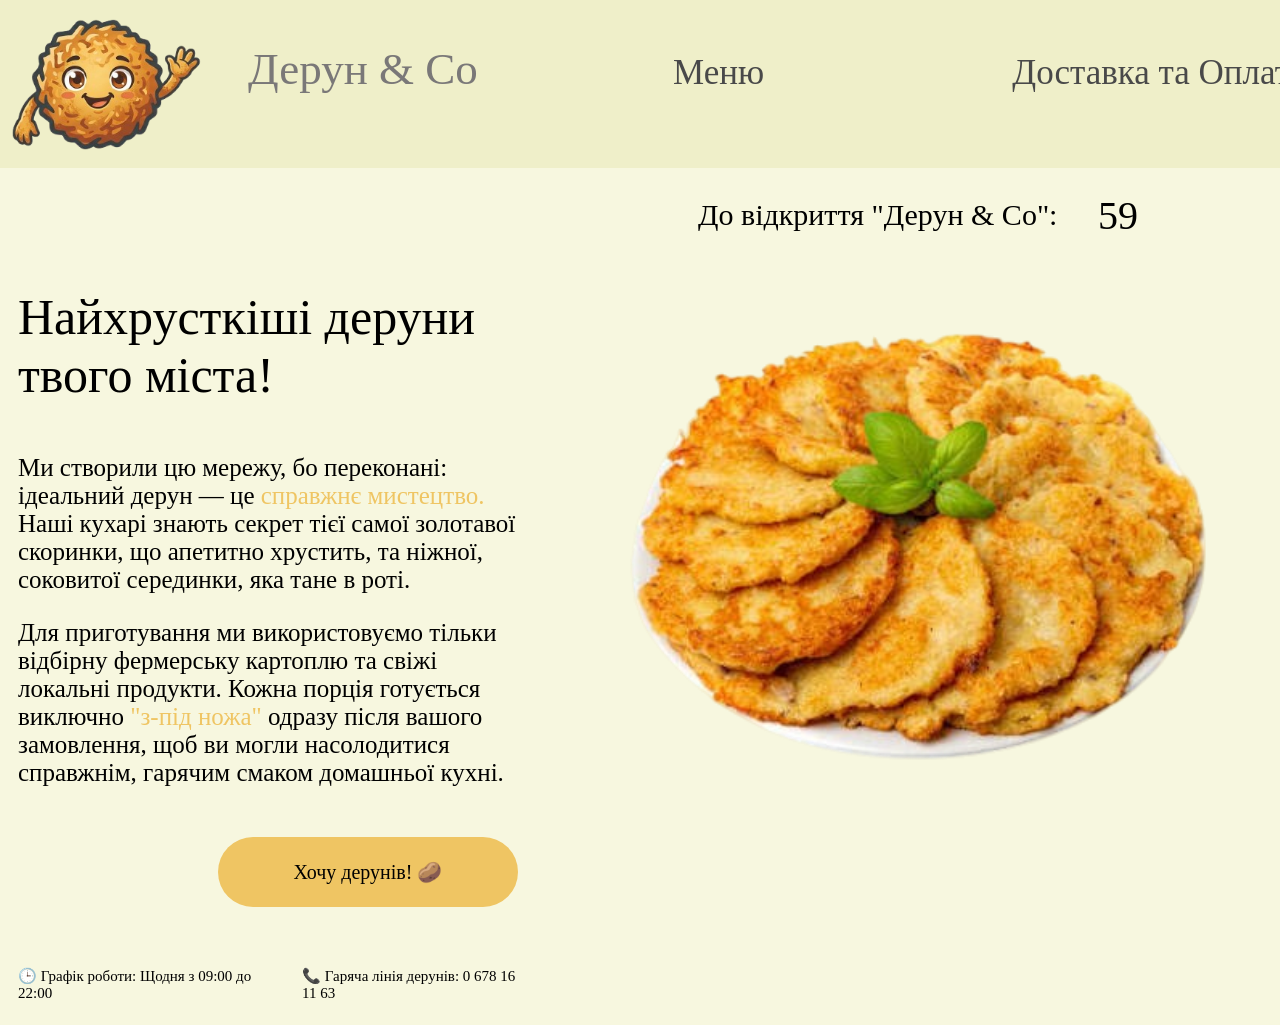
<file: index.html>
<!doctype html>
<html lang="en">
  <head>
    <meta charset="UTF-8" />
    <meta name="viewport" content="width=device-width, initial-scale=1.0" />
    <title>Дерун & Co</title>
    <link rel="stylesheet" href="style.css" />
  </head>
  <body>
    <header>
      <div class="header-container">
        <div class="header-container-logo">
          <img
            src="./derun-removebg-preview.png"
            alt=""
            class="header-container-logo-img"
          />
        </div>
        <div class="header-container-title">
          <p class="header-container-title-text">Дерун & Co</p>
        </div>
        <div class="header-container-sections">
          <div class="header-container-sections-menu">
            <a href="./menu.html" class="header-container-sections-menu-h2"
              >Меню</a
            >
            <a
              href="./delivery-pay.html"
              class="header-container-sections-menu-h2"
            >
              Доставка та Оплата
            </a>
            <a
              href="./index.html"
              class="header-container-sections-menu-h2 header-container-sections-menu-h2-active"
              >Про нас</a
            >
          </div>
        </div>
      </div>
    </header>
    <main>
      <div class="main-container">
        <div class="main-container-left">
          <p class="main-container-left-title">
            Найхрусткіші деруни твого міста!
          </p>

          <div class="main-container-left-desc">
            <p class="main-container-left-desc-text">
              Ми створили цю мережу, бо переконані: ідеальний дерун — це
              <span class="art">справжнє мистецтво.</span> Наші кухарі знають
              секрет тієї самої золотавої скоринки, що апетитно хрустить, та
              ніжної, соковитої серединки, яка тане в роті.
            </p>
            <p class="main-container-left-desc-text">
              Для приготування ми використовуємо тільки відбірну фермерську
              картоплю та свіжі локальні продукти. Кожна порція готується
              виключно <span class="art">"з-під ножа"</span> одразу після вашого
              замовлення, щоб ви могли насолодитися справжнім, гарячим смаком
              домашньої кухні.
            </p>
          </div>
          <a href="./menu.html" class="main-container-left-link"
            ><button class="main-container-left-link-btn">
              Хочу дерунів! 🥔
            </button></a
          >
          <div class="main-container-left-contacts">
            <p class="main-container-left-contacts-time">
              🕒 Графік роботи: Щодня з 09:00 до 22:00
            </p>
            <p class="main-container-left-contacts-number">
              📞 Гаряча лінія дерунів: 0 678 16 11 63
            </p>
          </div>
        </div>
        <div class="main-container-right">
          <div class="main-container-right-timer">
            <p class="main-container-right-timer-text">До відкриття "Дерун & Co":</p>
            <p class="main-container-right-timer-hour">59</p>
          </div>
          <img src="./деруни-фон.png" alt="" class="main-container-right-img" />
        </div>
      </div>
    </main>
    <script src="./script.js"></script>
  </body>
</html>
</file>
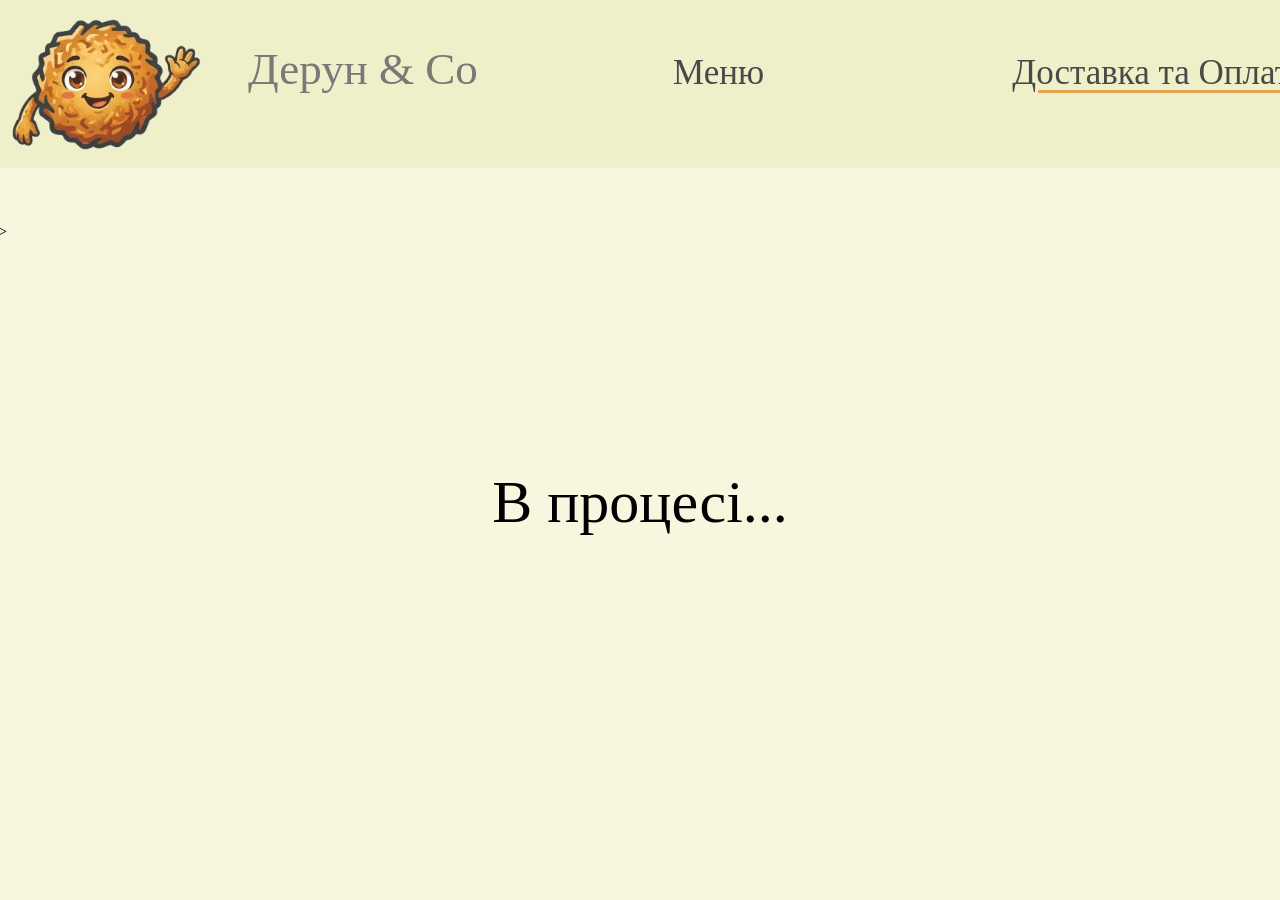
<file: delivery-pay.html>
<!doctype html>
<html lang="en">
  <head>
    <meta charset="UTF-8" />
    <meta name="viewport" content="width=device-width, initial-scale=1.0" />
    <title>Document</title>
    <link rel="stylesheet" href="./delivery.css">
  </head>
  <body>
    <header>
      <div class="header-container">
        <div class="header-container-logo">
          <img
            src="./derun-removebg-preview.png"
            alt=""
            class="header-container-logo-img"
          />
        </div>
        <div class="header-container-title">
          <p class="header-container-title-text">Дерун & Co</p>
        </div>
                <div class="header-container-sections">
          <div class="header-container-sections-menu">
            <a
              href="./menu.html"
              class="header-container-sections-menu-h2"
              >Меню</a
            >
            <a
              href="./delivery-pay.html"
              class="header-container-sections-menu-h2 header-container-sections-menu-h2-active"
              >Доставка та Оплата</a
            >
            <a href="./index.html" class="header-container-sections-menu-h2"
              >Про нас</a
            >
          </div>
        </div>
            >
          </div>
        </div>
      </div>
    </header>
    <main>
      <p class="technicalW">В процесі...</p>
    </main>
  </body>
</html>
</file>
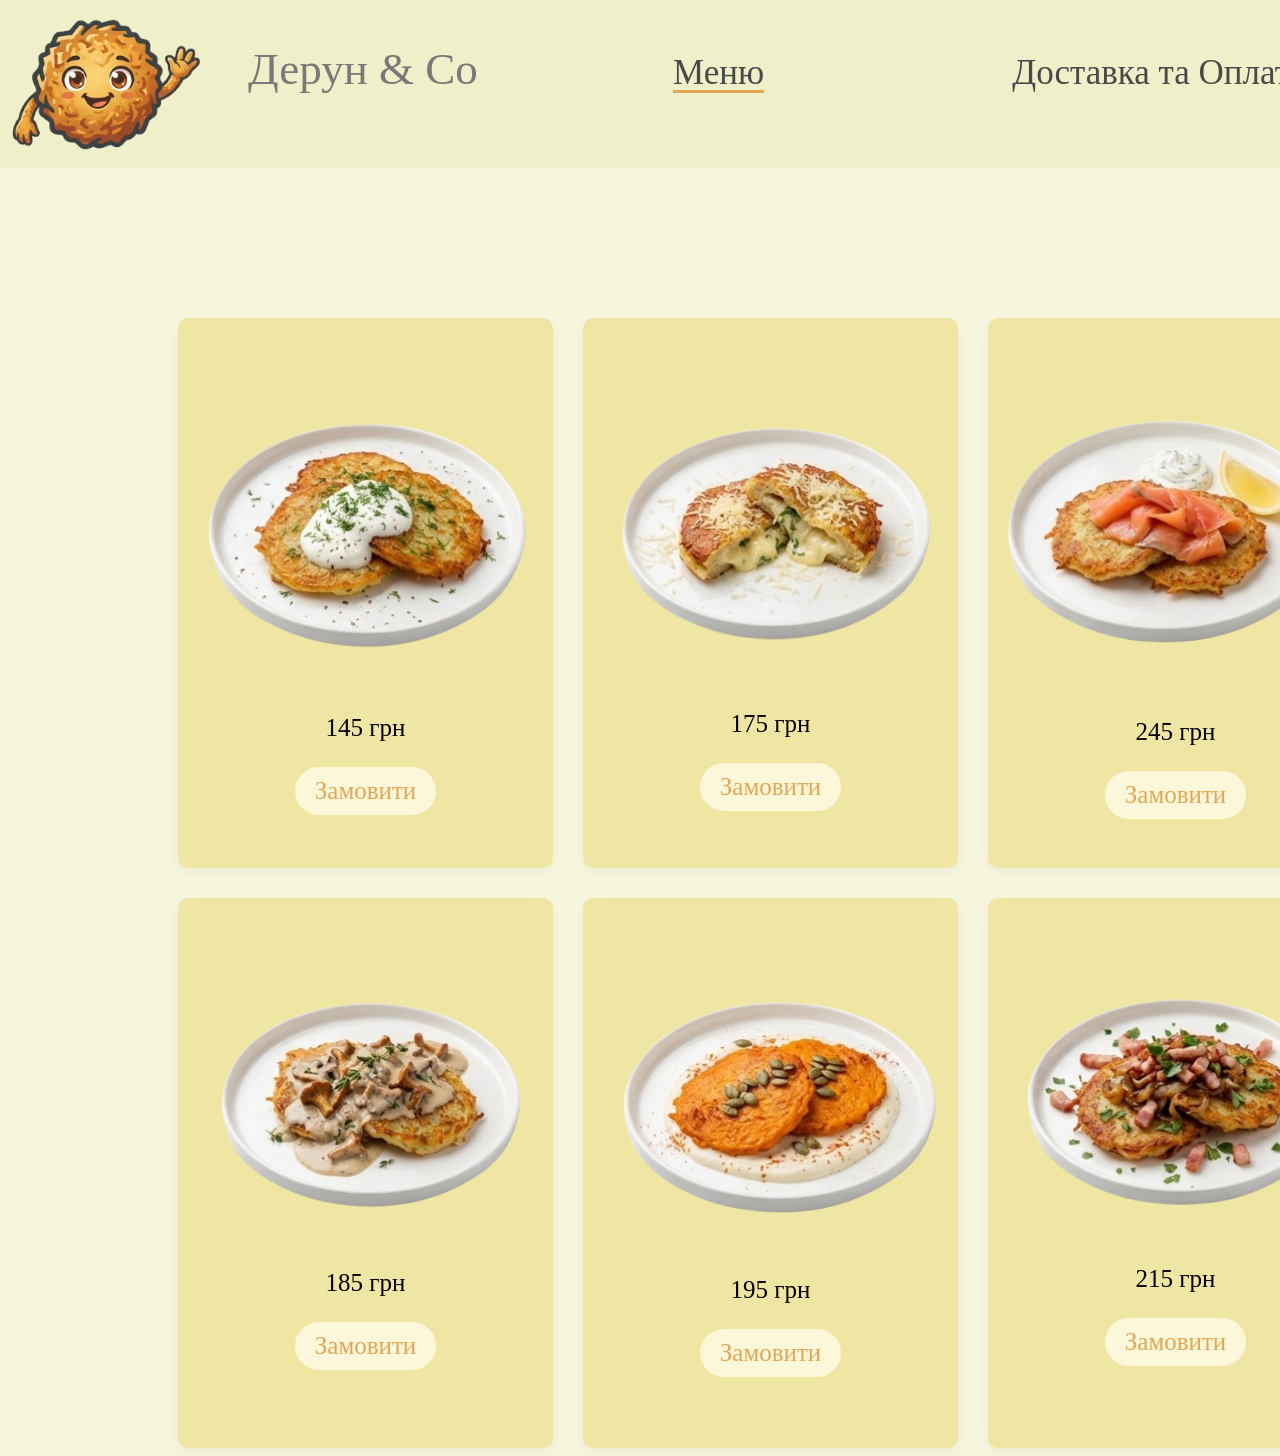
<file: menu.html>
<!doctype html>
<html lang="en">
  <head>
    <meta charset="UTF-8" />
    <meta name="viewport" content="width=device-width, initial-scale=1.0" />
    <title>Дерун & Co</title>
    <link rel="stylesheet" href="./menu.css" />
  </head>
  <body>
    <header>
      <div class="header-container">
        <div class="header-container-logo">
          <img
            src="./derun-removebg-preview.png"
            alt=""
            class="header-container-logo-img"
          />
        </div>
        <div class="header-container-title">
          <p class="header-container-title-text">Дерун & Co</p>
        </div>
        <div class="header-container-sections">
          <div class="header-container-sections-menu">
            <a
              href="./menu.html"
              class="header-container-sections-menu-h2 header-container-sections-menu-h2-active"
              >Меню</a
            >
            <a
              href="./delivery-pay.html"
              class="header-container-sections-menu-h2"
              >Доставка та Оплата</a
            >
            <a href="./index.html" class="header-container-sections-menu-h2"
              >Про нас</a
            >
          </div>
        </div>
      </div>
    </header>
    <main>
      <div class="main-container">
        <div class="main-container-cards">
          <div class="main-container-cards-card">
            <img src="./classic.png" alt="" class="main-container-cards-card-img">
            <div class="main-container-cards-card-buybox">
              <span class="main-container-cards-card-buybox-price"
                >145 грн</span
              >
              <a href="./delivery-pay.html" class="main-container-cards-card-buybox-btn"
                >Замовити</a
              >
            </div>
          </div>
          <div class="main-container-cards-card">
            <img src="./chesse.png" alt="" class="main-container-cards-card-img">
            <div class="main-container-cards-card-buybox">
              <span class="main-container-cards-card-buybox-price"
                >175 грн</span
              >
              <a href="./delivery-pay.html" class="main-container-cards-card-buybox-btn"
                >Замовити</a
              >
            </div>
          </div>
          <div class="main-container-cards-card">
            <img src="./fish.png" alt="" class="main-container-cards-card-img">
            <div class="main-container-cards-card-buybox">
              <span class="main-container-cards-card-buybox-price"
                >245 грн</span
              >
              <a href="./delivery-pay.html" class="main-container-cards-card-buybox-btn"
                >Замовити</a
              >
            </div>
          </div>
          <div class="main-container-cards-card">
            <img src="./mushrooms.png" alt="" class="main-container-cards-card-img">
            <div class="main-container-cards-card-buybox">
              <span class="main-container-cards-card-buybox-price"
                >185 грн</span
              >
              <a href="./delivery-pay.html" class="main-container-cards-card-buybox-btn"
                >Замовити</a
              >
            </div>
          </div>
          <div class="main-container-cards-card">
            <img src="./batat.png" alt="" class="main-container-cards-card-img">
            <div class="main-container-cards-card-buybox">
              <span class="main-container-cards-card-buybox-price"
                >195 грн</span
              >
              <a href="./delivery-pay.html" class="main-container-cards-card-buybox-btn"
                >Замовити</a
              >
            </div>
          </div>
          <div class="main-container-cards-card">
            <img src="./kosaks.png" alt="" class="main-container-cards-card-img">
            <div class="main-container-cards-card-buybox">
              <span class="main-container-cards-card-buybox-price"
                >215 грн</span
              >
              <a href="./delivery-pay.html" class="main-container-cards-card-buybox-btn"
                >Замовити</a
              >
            </div>
          </div>
        </div>
      </div>
    </main>
  </body>
</html>
</file>
<file: style.css>
*{
    font-family: Brush Script MT, Brush Script Std, cursive;
}

body{
    background: #f7f7df;
    overflow: hidden;
}

.header-container {
    background: #efefc9;
    height: 170px;
    width: 1925px;
    margin-left: -10px;
    margin-top: -10px;

}

.header-container-logo {
    height: 170px;
    width: 200px;
}

.header-container-logo-img {
    width: 500px;
    height: auto;
    margin-top: -50px;
    margin-left: -150px;
    
}

.header-container-title {
    width: 300px;
    height: 170px;
    margin-top: -215px;
    margin-left: 200px;
    
}

.header-container-title-text {
    color: rgb(122, 120, 120);
    font-size: 45px;
    padding-top: 45px;
    padding-left: 50px;
    cursor: pointer;
    
}


.header-container-sections {
    height: 170px;
    margin-top: -170px;

}

.header-container-sections-menu {
    display: flex;
    justify-content: space-between;
    max-width: 1000px; 
    margin: 0 auto; 
    margin-top: 55px;
    margin-right: 250px;
}

.header-container-sections-menu-h2 {
    color: rgb(73, 73, 73);
    font-size: 35px;
    text-decoration: none;
}

.header-container-sections-menu-h2-active {
    text-decoration: underline; 
    text-underline-offset: 6px; 
    text-decoration-color: #e3a655; 
    text-decoration-thickness: 3px; 
}

.main-container {
    display: flex;
    justify-content: space-between; 
    
}

.main-container-left {
    margin-top: 150px;
    margin-left: 10px;
    width: 1000px;
}

.main-container-left-title {
    font-size: 50px;
    margin-top: -30px;
}

.main-container-left-desc {
    font-size: 25px;
    max-width: 820px;
}

.art{
    color: #efc563;
}

.main-container-left-contacts{
     font-size: 15px;
     display: flex;
     gap: 50px;
     margin-top: 45px;
}

.main-container-left-link-btn{
    font-size: 20px;
    width: 300px;
    height: 70px;
    border-radius:  100px;
    border: none;
    background: #efc563;
    margin-left: 200px;
    margin-top: 25px;
    cursor: pointer;
}

.main-container-right-img{
    width: 800px;
    height: auto;
    margin-top: -75px;
}

.main-container-right-timer-text{
    font-size: 30px;
}

.main-container-right-timer-hour{
    margin-left: 400px;
    margin-top: -70px;
}

.main-container-right-timer{
    margin-left: 180px;
}
</file>
<file: delivery.css>
*{
    font-family: Brush Script MT, Brush Script Std, cursive;
}

body{
    background: #f7f7df;
    overflow: hidden;
}

.header-container {
    background: #efefc9;
    height: 170px;
    width: 1925px;
    margin-left: -10px;
    margin-top: -10px;

}

.header-container-logo {
    height: 170px;
    width: 200px;
}

.header-container-logo-img {
    width: 500px;
    height: auto;
    margin-top: -50px;
    margin-left: -150px;
    
}

.header-container-title {
    width: 300px;
    height: 170px;
    margin-top: -215px;
    margin-left: 200px;
    
}

.header-container-title-text {
    color: rgb(122, 120, 120);
    font-size: 45px;
    padding-top: 45px;
    padding-left: 50px;
    cursor: pointer;
    
}


.header-container-sections {
    height: 170px;
    margin-top: -170px;

}

.header-container-sections-menu {
    display: flex;
    justify-content: space-between;
    max-width: 1000px; 
    margin: 0 auto; 
    margin-top: 55px;
    margin-right: 250px;
}

.header-container-sections-menu-h2 {
    color: rgb(73, 73, 73);
    font-size: 35px;
    text-decoration: none;
}

.header-container-sections-menu-h2-active {
    text-decoration: underline; 
    text-underline-offset: 6px; 
    text-decoration-color: #e3a655; 
    text-decoration-thickness: 3px; 
}

.technicalW{
    font-size: 60px;
    display: flex;
    justify-content: center;
    margin-top:  300px;
}
</file>
<file: menu.css>
*{
    font-family: Brush Script MT, Brush Script Std, cursive;
}

body{
    background: #f7f7df;
    overflow-x: hidden;
}

.header-container {
    background: #efefc9;
    height: 170px;
    width: 1925px;
    margin-left: -10px;
    margin-top: -10px;

}

.header-container-logo {
    height: 170px;
    width: 200px;
}

.header-container-logo-img {
    width: 500px;
    height: auto;
    margin-top: -50px;
    margin-left: -150px;
    
}

.header-container-title {
    width: 300px;
    height: 170px;
    margin-top: -215px;
    margin-left: 200px;
    
}

.header-container-title-text {
    color: rgb(122, 120, 120);
    font-size: 45px;
    padding-top: 45px;
    padding-left: 50px;
    cursor: pointer;
    
}


.header-container-sections {
    height: 170px;
    margin-top: -170px;

}

.header-container-sections-menu {
    display: flex;
    justify-content: space-between;
    max-width: 1000px; 
    margin: 0 auto; 
    margin-top: 55px;
    margin-right: 250px;
}

.header-container-sections-menu-h2 {
    color: rgb(73, 73, 73);
    font-size: 35px;
    text-decoration: none;
}

.header-container-sections-menu-h2-active {
    text-decoration: underline; 
    text-underline-offset: 6px; 
    text-decoration-color: #e3a655; 
    text-decoration-thickness: 3px; 
}

.main-container {

}

.main-container-cards {
    display: grid;
    grid-template-columns: repeat(3, 1fr); 
    gap: 30px; 
    /* Додай внутрішні або зовнішні відступи, щоб сітка не прилипала до хедера */
    margin-top: 150px; 
    margin-left: 170px;
    
    
}

.main-container-cards-card {
   padding: 50px;
   box-shadow: 0 4px 15px rgba(0, 0, 0, 0.05);
   background: #f0e6a4;
   width: 275px;
   height: 450px;
   border-radius: 10px;
}

.main-container-cards-card-buybox {
    display: flex;
    flex-direction: column;
    align-items: center;
    gap: 25px;
    margin-top: 50px;
}

.main-container-cards-card-buybox-price {
   font-size: 25px;
}

.main-container-cards-card-buybox-btn {
    text-decoration: none;
    color: #e3a655;
    background: rgb(252, 247, 217);
    border-radius: 100px;
    padding: 10px 20px;
    font-size: 25px;
    transition: background-color 0.3s ease;
}

.main-container-cards-card-buybox-btn:hover {
    background: rgb(239, 235, 210);
    cursor: pointer;
}

.main-container-cards-card-img{
    max-width: 350px;
    height: auto;
    margin-left: -37px;
}
</file>
